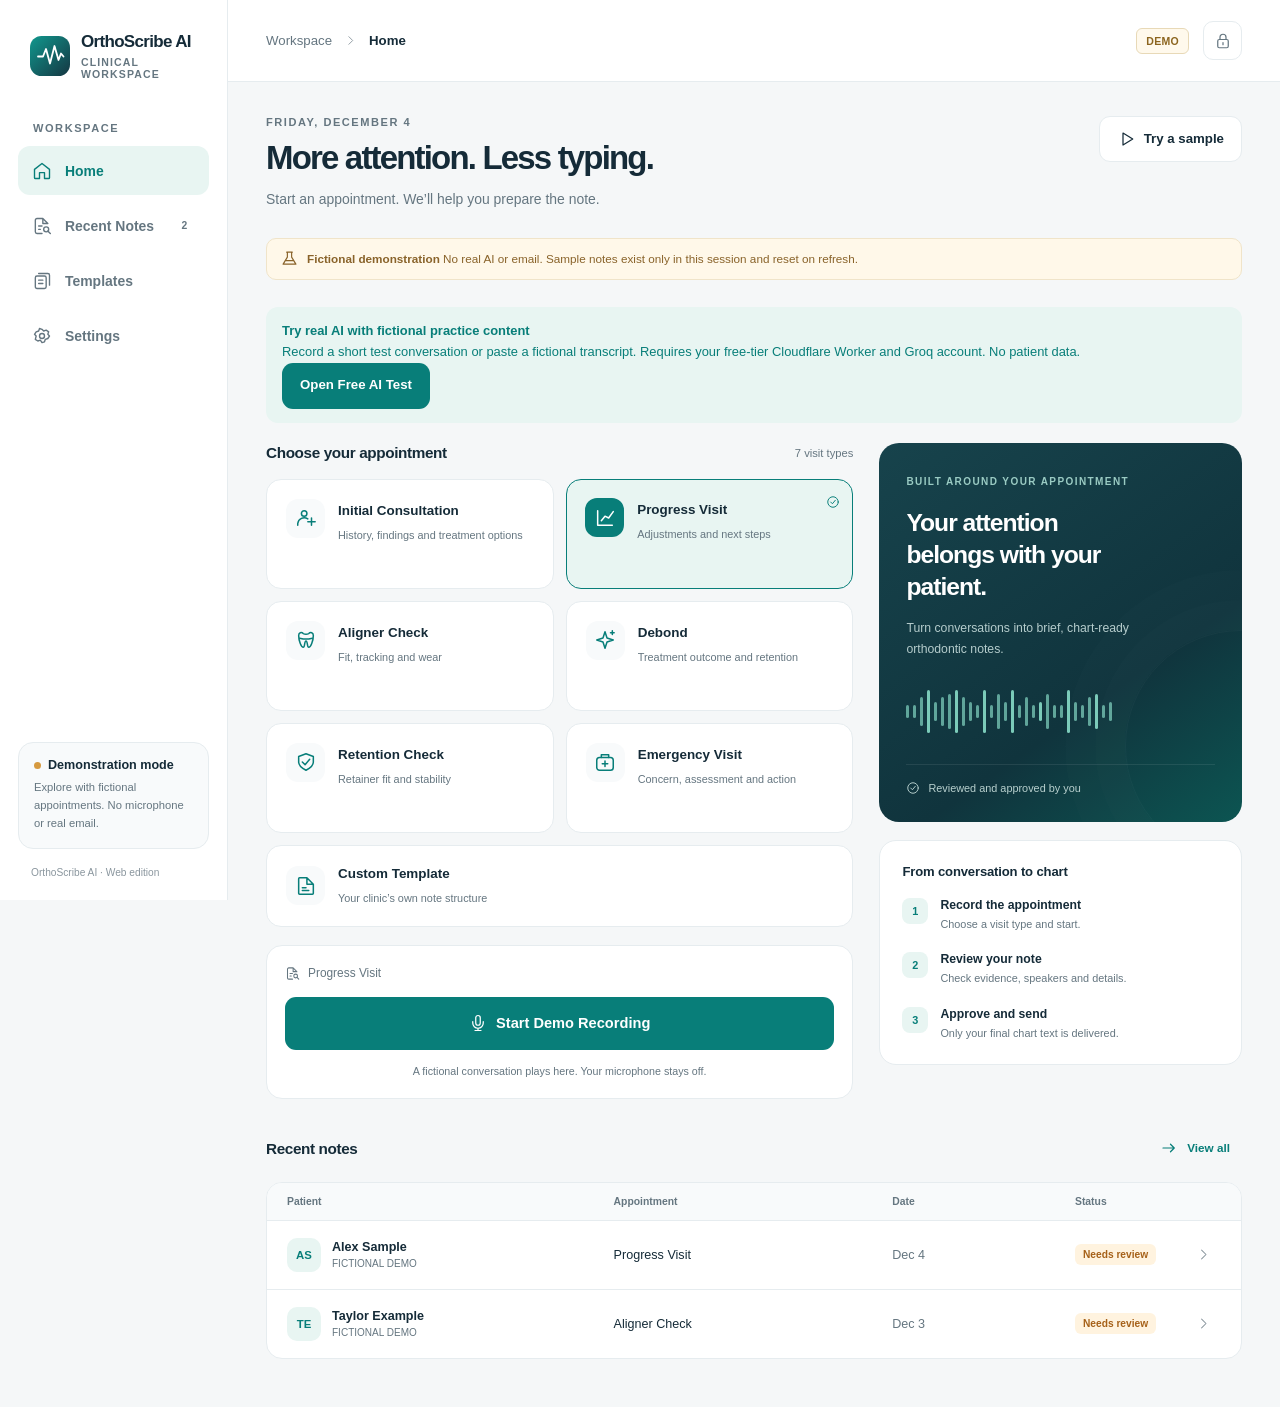
<file: index.html>
<!doctype html>
<html lang="en" data-theme="light" data-font="17">
<head>
  <meta charset="utf-8">
  <meta name="viewport" content="width=device-width, initial-scale=1, viewport-fit=cover">
  <meta name="theme-color" content="#087e79">
  <meta name="description" content="OrthoScribe AI is an orthodontic appointment and chart-note workspace. Try the clearly labeled fictional demonstration or connect your clinic's approved service.">
  <meta name="apple-mobile-web-app-capable" content="yes">
  <meta name="apple-mobile-web-app-status-bar-style" content="default">
  <meta http-equiv="Content-Security-Policy" content="default-src 'self'; script-src 'self' https://appleid.cdn-apple.com; style-src 'self'; img-src 'self' data:; connect-src 'self' https: wss: http://localhost:8000 http://127.0.0.1:8000 ws://localhost:8000 ws://127.0.0.1:8000; frame-src https://appleid.apple.com; font-src 'self'; object-src 'none'; base-uri 'self'; form-action 'self' https://appleid.apple.com">
  <title>OrthoScribe AI</title>
  <link rel="icon" type="image/svg+xml" href="./assets/logo.svg">
  <link rel="apple-touch-icon" href="./assets/apple-touch-icon.png">
  <link rel="manifest" href="./manifest.webmanifest">
  <link rel="stylesheet" href="./styles.css">
</head>
<body>
  <a class="skip-link" href="#main-content">Skip to workspace</a>
  <div id="app">
    <main class="boot-screen" aria-busy="true">
      <img src="./assets/logo.svg" width="72" height="72" alt="">
      <h1>OrthoScribe AI</h1>
      <p>Opening your workspace…</p>
    </main>
  </div>
  <noscript>This application requires JavaScript. Enable JavaScript to open the demonstration or connect to your clinic.</noscript>
  <script type="module" src="./app.js"></script>
</body>
</html>
</file>
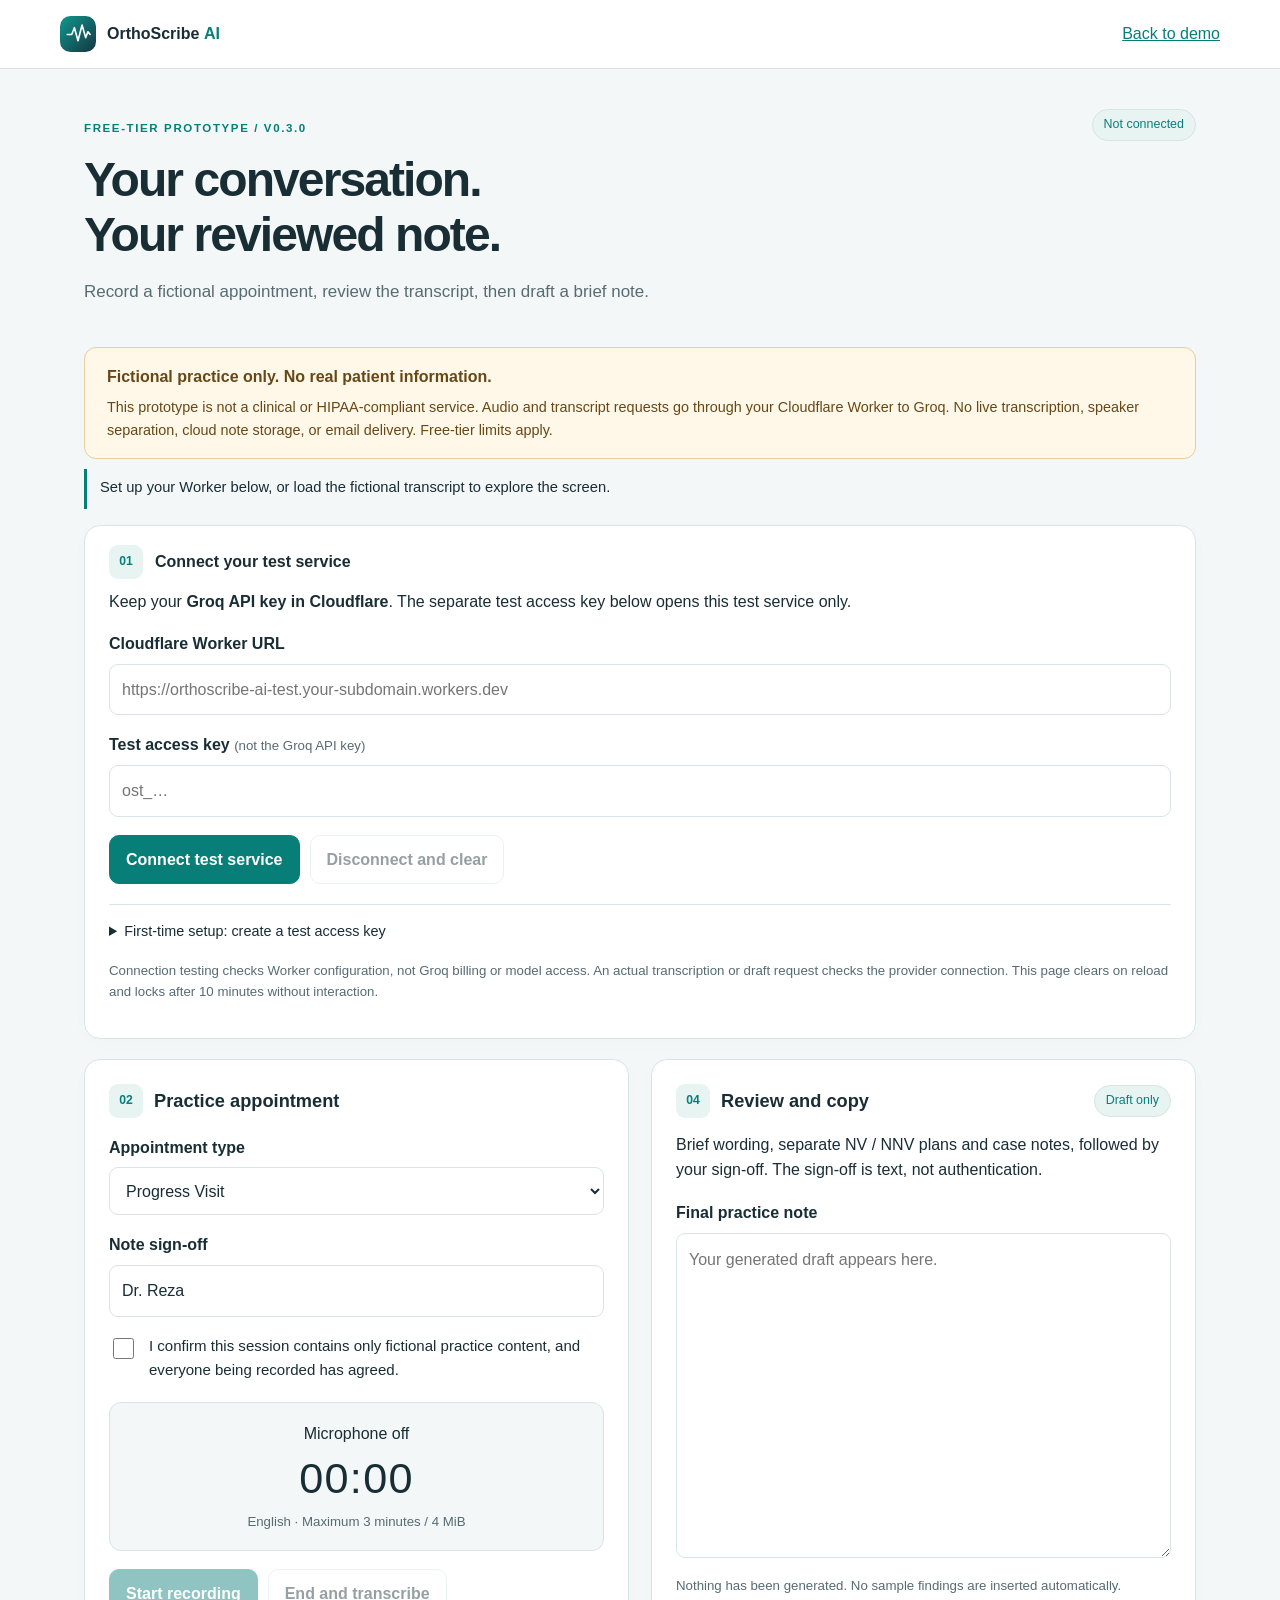
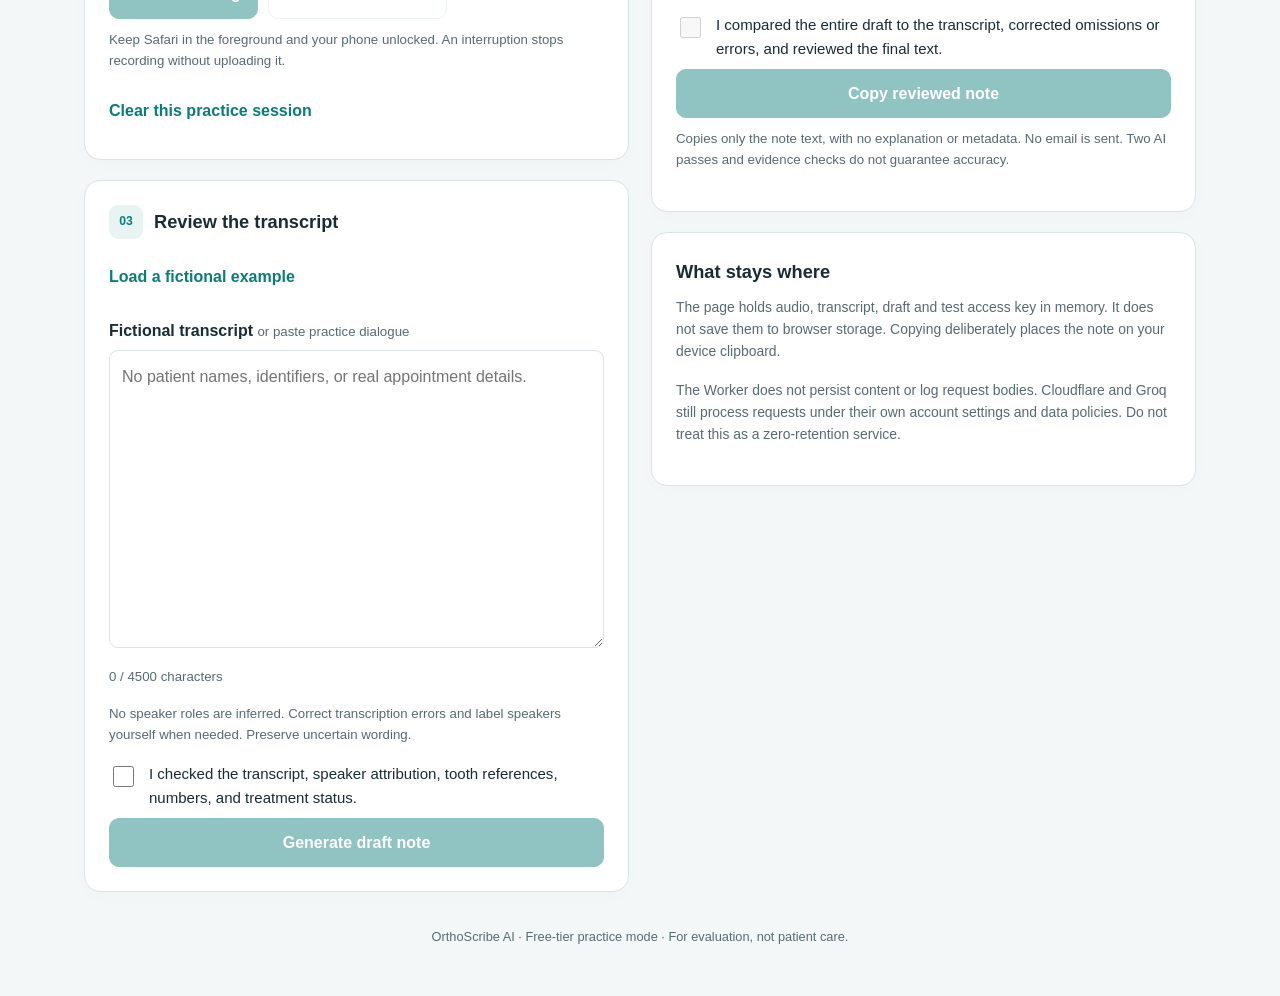
<file: ai-test.html>
<!doctype html>
<html lang="en">
<head>
  <meta charset="utf-8">
  <meta name="viewport" content="width=device-width, initial-scale=1, viewport-fit=cover">
  <meta name="theme-color" content="#087e79">
  <meta name="referrer" content="no-referrer">
  <meta http-equiv="Content-Security-Policy" content="default-src 'self'; script-src 'self'; style-src 'self'; connect-src 'self' https://*.workers.dev; img-src 'self'; media-src 'self' blob:; object-src 'none'; base-uri 'self'; form-action 'none'">
  <title>Free AI Test | OrthoScribe AI</title>
  <link rel="icon" type="image/svg+xml" href="./assets/logo.svg">
  <link rel="apple-touch-icon" href="./assets/apple-touch-icon.png">
  <link rel="stylesheet" href="./ai-test.css">
</head>
<body>
  <a class="skip" href="#workspace">Skip to workspace</a>
  <header class="topbar"><a class="brand" href="./"><img src="./assets/logo.svg" width="36" height="36" alt=""><span>OrthoScribe <b>AI</b></span></a><a href="./">Back to demo</a></header>
  <main id="workspace">
    <div class="heading"><div><p class="eyebrow">FREE-TIER PROTOTYPE / V0.3.0</p><h1>Your conversation.<br>Your reviewed note.</h1><p class="intro">Record a fictional appointment, review the transcript, then draft a brief note.</p></div><span id="connection-status" class="badge">Not connected</span></div>
    <aside class="warning"><strong>Fictional practice only. No real patient information.</strong><p>This prototype is not a clinical or HIPAA-compliant service. Audio and transcript requests go through your Cloudflare Worker to Groq. No live transcription, speaker separation, cloud note storage, or email delivery. Free-tier limits apply.</p></aside>
    <p id="message" role="status" aria-live="polite" class="message">Set up your Worker below, or load the fictional transcript to explore the screen.</p>
    <details class="card setup" id="setup" open>
      <summary><span class="step">01</span> Connect your test service</summary>
      <p>Keep your <strong>Groq API key in Cloudflare</strong>. The separate test access key below opens this test service only.</p>
      <label for="worker-url">Cloudflare Worker URL</label><input id="worker-url" type="url" inputmode="url" placeholder="https://orthoscribe-ai-test.your-subdomain.workers.dev" autocomplete="off" spellcheck="false">
      <label for="access-key">Test access key <span class="muted">(not the Groq API key)</span></label><input id="access-key" type="password" autocomplete="off" spellcheck="false" placeholder="ost_…">
      <div class="actions"><button id="connect" class="primary" type="button">Connect test service</button><button id="disconnect" type="button" disabled>Disconnect and clear</button></div>
      <details class="setup-help"><summary>First-time setup: create a test access key</summary><p>Generate a random key here. Copy it into a Cloudflare <strong>Secret</strong> named <code>TEST_ACCESS_KEY</code>. Enter the same key in this page to connect. Save it in your password manager. It is not saved by this website.</p><div class="actions"><button id="make-key" type="button">Generate test access key</button><button id="copy-key" type="button">Copy test access key</button></div></details>
      <p class="muted">Connection testing checks Worker configuration, not Groq billing or model access. An actual transcription or draft request checks the provider connection. This page clears on reload and locks after 10 minutes without interaction.</p>
    </details>
    <div class="columns">
      <div class="column">
        <section class="card"><div class="section-title"><span class="step">02</span><h2>Practice appointment</h2></div>
          <label for="appointment">Appointment type</label><select id="appointment"></select>
          <label for="signoff">Note sign-off</label><input id="signoff" value="Dr. Reza" maxlength="100" autocomplete="off">
          <label class="check"><input id="fictional" type="checkbox"><span>I confirm this session contains only fictional practice content, and everyone being recorded has agreed.</span></label>
          <div class="recordbox"><span id="record-status">Microphone off</span><output id="elapsed" aria-label="Elapsed recording time">00:00</output><span class="muted">English · Maximum 3 minutes / 4 MiB</span></div>
          <div class="actions"><button id="start" type="button" class="primary" disabled>Start recording</button><button id="stop" type="button" disabled>End and transcribe</button></div>
          <p class="muted">Keep Safari in the foreground and your phone unlocked. An interruption stops recording without uploading it.</p>
          <audio id="playback" controls hidden aria-label="Review your fictional recording"></audio>
          <button id="transcribe" type="button" hidden>Transcribe captured recording</button>
          <button id="clear" class="text-button" type="button">Clear this practice session</button>
        </section>
        <section class="card"><div class="section-title"><span class="step">03</span><h2>Review the transcript</h2></div>
          <button id="sample" type="button" class="text-button">Load a fictional example</button>
          <label for="transcript">Fictional transcript <span class="muted">or paste practice dialogue</span></label><textarea id="transcript" rows="10" maxlength="4500" placeholder="No patient names, identifiers, or real appointment details."></textarea><p id="count" class="muted">0 / 4500 characters</p>
          <p class="muted">No speaker roles are inferred. Correct transcription errors and label speakers yourself when needed. Preserve uncertain wording.</p>
          <label class="check"><input id="transcript-reviewed" type="checkbox"><span>I checked the transcript, speaker attribution, tooth references, numbers, and treatment status.</span></label>
          <button id="generate" type="button" class="primary full" disabled>Generate draft note</button>
        </section>
      </div>
      <div class="column">
        <section class="card note-card"><div class="section-title"><span class="step">04</span><h2>Review and copy</h2><span class="badge">Draft only</span></div>
          <p>Brief wording, separate NV / NNV plans and case notes, followed by your sign-off. The sign-off is text, not authentication.</p>
          <label for="note">Final practice note</label><textarea id="note" rows="11" placeholder="Your generated draft appears here." disabled></textarea>
          <p id="draft-status" class="muted">Nothing has been generated. No sample findings are inserted automatically.</p>
          <div id="flags" class="flags" hidden><h3>Review flags</h3><ul id="flag-list"></ul><label class="check"><input id="flags-reviewed" type="checkbox"><span>I addressed these flags in the final practice note.</span></label></div>
          <details id="evidence-panel" hidden><summary>Statements and transcript evidence</summary><div id="evidence"></div></details>
          <label class="check"><input id="final-reviewed" type="checkbox" disabled><span>I compared the entire draft to the transcript, corrected omissions or errors, and reviewed the final text.</span></label>
          <button id="copy" type="button" class="primary full" disabled>Copy reviewed note</button>
          <p class="muted">Copies only the note text, with no explanation or metadata. No email is sent. Two AI passes and evidence checks do not guarantee accuracy.</p>
        </section>
        <aside class="card quiet"><h2>What stays where</h2><p>The page holds audio, transcript, draft and test access key in memory. It does not save them to browser storage. Copying deliberately places the note on your device clipboard.</p><p>The Worker does not persist content or log request bodies. Cloudflare and Groq still process requests under their own account settings and data policies. Do not treat this as a zero-retention service.</p></aside>
      </div>
    </div>
    <footer>OrthoScribe AI · Free-tier practice mode · For evaluation, not patient care.</footer>
  </main>
  <noscript>Enable JavaScript to use this practice screen.</noscript>
  <script type="module" src="./ai-test.js"></script>
</body>
</html>
</file>
<file: styles.css>
@charset "UTF-8";

:root {
  color-scheme: light;
  --bg: #f5f7f8;
  --surface: #ffffff;
  --surface-soft: #f8fafb;
  --surface-raised: #ffffff;
  --ink: #152b38;
  --muted: #657680;
  --faint: #8a969e;
  --border: #e6ecef;
  --teal: #087e79;
  --teal-hover: #046a66;
  --teal-soft: #e8f5f2;
  --navy: #142e3b;
  --orange: #a66119;
  --orange-soft: #fff3df;
  --red: #c44e48;
  --red-soft: #ffefed;
  --blue: #376795;
  --blue-soft: #edf3fa;
  --shadow: 0 8px 30px #15374307;
  --font-size: 17px;
  --radius: 20px;
  font-family: -apple-system, BlinkMacSystemFont, "Segoe UI", sans-serif;
  font-size: var(--font-size);
  font-synthesis: none;
  text-rendering: optimizeLegibility;
  -webkit-font-smoothing: antialiased;
}

[data-theme="dark"] {
  color-scheme: dark;
  --bg: #101b22;
  --surface: #192933;
  --surface-soft: #14232c;
  --surface-raised: #213540;
  --ink: #edf5f7;
  --muted: #adbdc5;
  --faint: #78909c;
  --border: #2a3c47;
  --teal: #63d2bd;
  --teal-hover: #8fdfce;
  --teal-soft: #193e3e;
  --orange: #f0bb6d;
  --orange-soft: #433829;
  --red: #ff9c91;
  --red-soft: #493233;
  --blue: #a3c7ed;
  --blue-soft: #233a50;
  --shadow: 0 8px 30px #00000012;
}

[data-font="14"] { --font-size: 14px; }
[data-font="15"] { --font-size: 15px; }
[data-font="16"] { --font-size: 16px; }
[data-font="18"] { --font-size: 18px; }
[data-font="19"] { --font-size: 19px; }
[data-font="20"] { --font-size: 20px; }
[data-font="21"] { --font-size: 21px; }
[data-font="22"] { --font-size: 22px; }
[data-font="23"] { --font-size: 23px; }
[data-font="24"] { --font-size: 24px; }

* { box-sizing: border-box; }
body { margin: 0; background: var(--bg); color: var(--ink); font-size: var(--font-size); }
button, input, textarea, select { font: inherit; }
button, a, input, textarea, select { -webkit-tap-highlight-color: transparent; }
button { cursor: pointer; }
button:disabled { cursor: not-allowed; opacity: .48; }
a { color: var(--teal); }
button, input, select, textarea { touch-action: manipulation; }
button:focus-visible, a:focus-visible, input:focus-visible, select:focus-visible, textarea:focus-visible, summary:focus-visible { outline: 3px solid #49b6aa; outline-offset: 4px; }
svg.icon { width: 22px; height: 22px; flex: 0 0 auto; vertical-align: middle; }
button svg.icon { pointer-events: none; }
input, textarea, select { color: var(--ink); background: var(--surface); border: 1px solid var(--border); border-radius: 11px; padding: 13px 14px; width: 100%; min-height: 46px; }
input::placeholder, textarea::placeholder { color: var(--faint); opacity: 1; }
input[type="checkbox"] { accent-color: var(--teal); min-height: 0; width: 19px; height: 19px; flex: 0 0 auto; }
input[type="range"] { accent-color: var(--teal); border: 0; padding: 8px 0; min-height: 36px; }
textarea { resize: vertical; line-height: 1.7; }
input:disabled, textarea:disabled, select:disabled { opacity: .7; }
select { cursor: pointer; }
label.field { display: grid; gap: 9px; font-size: .82rem; font-weight: 600; }
label.field > input, label.field > textarea, label.field > select { font-size: .95rem; font-weight: 400; }
.field-help { color: var(--muted); font-size: .76rem; font-weight: 400; line-height: 1.6; margin: 0; }
h1, h2, h3, p { margin-top: 0; }
h1 { font-size: 1.94rem; line-height: 1.2; letter-spacing: -.055em; font-weight: 680; margin-bottom: 10px; }
h2 { font-size: 1.19rem; line-height: 1.3; letter-spacing: -.025em; font-weight: 660; margin-bottom: 9px; }
h3 { font-size: .94rem; line-height: 1.4; letter-spacing: -.012em; margin-bottom: 8px; }
p { line-height: 1.65; }
pre { font-family: inherit; margin: 0; white-space: pre-wrap; overflow-wrap: anywhere; line-height: 1.8; }
.eyebrow { text-transform: uppercase; font-size: .65rem; font-weight: 750; letter-spacing: .14em; color: var(--muted); }
.muted { color: var(--muted); }
.small { font-size: .79rem; }
.nowrap { white-space: nowrap; }
.sr-only { position: absolute; width: 1px; height: 1px; margin: -1px; overflow: hidden; clip: rect(0,0,0,0); }
.skip-link { position: fixed; top: -100px; left: 15px; z-index: 100; background: var(--surface); padding: 12px; border-radius: 10px; }
.skip-link:focus { top: 12px; }
.boot-screen, .privacy-screen { min-height: 100dvh; padding: 30px; display: flex; flex-direction: column; justify-content: center; align-items: center; text-align: center; }
.boot-screen img, .privacy-screen img { margin-bottom: 25px; }
.boot-screen p, .privacy-screen p { color: var(--muted); max-width: 380px; }
.privacy-screen { background: var(--surface); gap: 6px; }
.privacy-screen .btn { width: min(100%, 320px); margin-top: 20px; }

.app-shell { min-height: 100dvh; display: grid; grid-template-columns: 228px minmax(0, 1fr); }
.sidebar { background: var(--surface); border-right: 1px solid var(--border); height: 100dvh; position: sticky; top: 0; display: flex; flex-direction: column; padding: 32px 18px 22px; z-index: 20; }
.brand { display: flex; align-items: center; gap: 11px; text-decoration: none; color: var(--ink); padding: 0 12px; }
.brand img { width: 40px; height: 40px; flex-shrink: 0; }
.brand-title { font-size: 1rem; font-weight: 750; letter-spacing: -.04em; }
.brand-title span { display: block; font-size: .62rem; font-weight: 600; letter-spacing: .105em; color: var(--muted); margin-top: 4px; }
.nav-label { padding-left: 15px; margin: 42px 0 12px; }
.nav-items { display: grid; gap: 6px; }
.nav-item { border: 0; background: none; color: var(--muted); display: flex; align-items: center; gap: 13px; min-height: 49px; padding: 12px 14px; border-radius: 12px; font-size: .82rem; font-weight: 580; text-align: left; }
.nav-item svg { width: 20px; height: 20px; }
.nav-item:hover { color: var(--ink); background: var(--surface-soft); }
.nav-item.active { color: var(--teal); background: var(--teal-soft); font-weight: 700; }
.nav-count { margin-left: auto; font-size: .61rem; background: var(--surface); min-width: 21px; border-radius: 6px; padding: 3px 6px; text-align: center; }
.sidebar-bottom { margin-top: auto; }
.local-status { background: var(--surface-soft); border: 1px solid var(--border); border-radius: 15px; padding: 15px; margin-bottom: 18px; }
.local-status .status-label { font-size: .74rem; font-weight: 680; display: flex; align-items: center; gap: 7px; }
.local-status p { font-size: .66rem; margin: 7px 0 0; color: var(--muted); line-height: 1.6; }
.status-dot { display: inline-block; width: 7px; height: 7px; border-radius: 50%; background: var(--teal); flex-shrink: 0; }
.status-dot.amber { background: #d69a40; }
.sidebar-footer { font-size: .6rem; color: var(--faint); padding: 0 13px; }
.workspace { min-width: 0; }
.topbar { height: 82px; padding: 0 38px; display: flex; align-items: center; justify-content: space-between; border-bottom: 1px solid var(--border); background: var(--surface); }
.breadcrumbs { font-size: .78rem; color: var(--muted); display: flex; align-items: center; gap: 12px; }
.breadcrumbs span:last-child { color: var(--ink); font-weight: 600; }
.breadcrumbs .icon { width: 13px; height: 13px; color: var(--faint); }
.topbar-right { display: flex; gap: 14px; align-items: center; }
.mode-chip { font-size: .62rem; font-weight: 700; letter-spacing: .025em; border: 1px solid #e8d9b7; color: #8c651f; border-radius: 6px; padding: 6px 9px; background: #fff9ec; }
[data-theme="dark"] .mode-chip { color: var(--orange); border-color: #655132; background: var(--orange-soft); }
.mode-chip.connected { background: var(--teal-soft); color: var(--teal); border-color: var(--teal-soft); }
.icon-button { background: none; border: 1px solid var(--border); border-radius: 10px; color: var(--muted); width: 39px; height: 39px; display: inline-flex; align-items: center; justify-content: center; }
.icon-button:hover { color: var(--teal); background: var(--teal-soft); }
.icon-button .icon { width: 18px; height: 18px; }
.icon-button.danger:hover { color: var(--red); background: var(--red-soft); }
.mobile-header, .bottom-nav { display: none; }
.main-content { padding: 34px 38px 48px; max-width: 1450px; margin: 0 auto; }
.page-heading { display: flex; align-items: flex-start; justify-content: space-between; gap: 20px; margin-bottom: 27px; }
.page-heading p { color: var(--muted); font-size: .82rem; margin-bottom: 0; }
.page-heading .eyebrow { margin: 0 0 10px; }
.page-actions { display: flex; align-items: center; gap: 9px; }
.demo-strip { display: flex; align-items: center; gap: 9px; color: #89632a; background: #fff8e9; border: 1px solid #f0e4c9; border-radius: 10px; padding: 11px 14px; margin-bottom: 27px; font-size: .69rem; line-height: 1.55; }
.demo-strip .icon { width: 17px; height: 17px; }
.demo-strip strong { font-weight: 700; }
[data-theme="dark"] .demo-strip { background: var(--orange-soft); color: var(--orange); border-color: #554631; }
.home-layout { display: grid; grid-template-columns: minmax(0, 1.62fr) minmax(285px, 1fr); gap: 26px; align-items: start; }
.section-heading { display: flex; justify-content: space-between; align-items: center; gap: 10px; margin-bottom: 16px; }
.section-heading h2 { font-size: .9rem; margin: 0; }
.section-heading .small { font-size: .66rem; }
.appointment-grid { display: grid; grid-template-columns: repeat(2, minmax(0, 1fr)); gap: 12px; }
.appointment-card { background: var(--surface); border: 1px solid var(--border); padding: 19px; border-radius: 15px; display: flex; align-items: flex-start; gap: 13px; text-align: left; position: relative; min-height: 110px; color: var(--ink); transition: border-color .15s, box-shadow .15s, transform .15s; }
.appointment-card:hover { border-color: #9bcfc7; transform: translateY(-1px); box-shadow: var(--shadow); }
.appointment-card.selected { border: 1.5px solid var(--teal); padding: 18.5px; background: var(--teal-soft); }
.appointment-icon { background: var(--surface-soft); border-radius: 12px; display: flex; width: 39px; height: 39px; flex-shrink: 0; align-items: center; justify-content: center; color: var(--teal); }
.appointment-card.selected .appointment-icon { background: var(--teal); color: #fff; }
[data-theme="dark"] .appointment-card.selected .appointment-icon { color: #113630; }
.appointment-card .card-title { font-size: .79rem; font-weight: 690; display: block; line-height: 1.35; padding-right: 10px; margin: 3px 0 7px; }
.appointment-card .card-subtitle { color: var(--muted); font-size: .64rem; line-height: 1.6; display: block; }
.selected-dot { position: absolute; top: 12px; right: 12px; color: var(--teal); }
.selected-dot .icon { width: 14px; height: 14px; }
.appointment-card:last-child { grid-column: 1 / -1; min-height: 82px; align-items: center; }
.appointment-card:last-child .card-title { margin-top: 0; }
.appointment-card:last-child .card-subtitle { margin-bottom: 0; }
.start-panel { background: var(--surface); border: 1px solid var(--border); border-radius: 16px; padding: 18px; margin-top: 18px; }
.selected-template { display: flex; align-items: center; gap: 8px; margin: 0 0 13px; font-size: .7rem; color: var(--muted); }
.selected-template .icon { width: 15px; height: 15px; }
.start-panel .btn { width: 100%; }
.consent-text { font-size: .63rem; line-height: 1.7; color: var(--muted); text-align: center; margin: 12px 8px 0; }
.policy-check { display: flex; align-items: flex-start; gap: 10px; font-size: .71rem; line-height: 1.5; margin: 0 0 15px; }
.policy-check input { margin-top: 3px; }
.policy-check small { display: block; font-size: .64rem; color: var(--muted); margin-top: 4px; }
.btn { display: inline-flex; justify-content: center; align-items: center; gap: 9px; border: 1px solid transparent; border-radius: 11px; min-height: 46px; padding: 11px 17px; font-size: .78rem; font-weight: 650; line-height: 1.4; text-decoration: none; color: var(--ink); background: var(--surface); }
.btn .icon { width: 18px; height: 18px; }
.btn-primary { background: var(--teal); color: #fff; }
.btn-primary:hover:not(:disabled) { background: var(--teal-hover); }
[data-theme="dark"] .btn-primary { color: #113630; }
.btn-secondary { border-color: var(--border); background: var(--surface); }
.btn-secondary:hover:not(:disabled) { background: var(--surface-soft); }
.btn-ghost { background: none; color: var(--teal); padding: 8px 4px; min-height: 36px; }
.btn-danger { background: var(--red); color: #fff; }
[data-theme="dark"] .btn-danger { color: #42211f; }
.btn-large { min-height: 53px; font-size: .86rem; }
.btn-small { font-size: .69rem; min-height: 35px; padding: 7px 11px; }
.btn-full { width: 100%; }
.hero-panel { background: linear-gradient(145deg, #17434c, #10343d 65%, #0c5552); padding: 27px; border-radius: var(--radius); color: #fff; overflow: hidden; position: relative; }
.hero-panel::after { content: ""; position: absolute; width: 230px; height: 230px; border: 1px solid #ffffff08; border-radius: 50%; right: -115px; bottom: -40px; box-shadow: 0 0 0 30px #ffffff02, 0 0 0 60px #ffffff02; pointer-events: none; }
.hero-panel .eyebrow { color: #9acbc3; font-size: .59rem; }
.hero-panel h2 { font-size: 1.45rem; line-height: 1.3; max-width: 220px; font-weight: 570; letter-spacing: -.04em; margin: 17px 0 15px; }
.hero-panel > p { color: #b5cccc; font-size: .72rem; line-height: 1.75; margin-bottom: 24px; max-width: 230px; }
.waveform { display: flex; align-items: center; gap: 4px; height: 54px; color: #7bcbb9; margin: 6px 0 25px; }
.waveform i { display: block; width: 3px; border-radius: 2px; background: currentColor; height: 13px; opacity: .75; }
.waveform i:nth-child(3n) { height: 29px; }
.waveform i:nth-child(4n) { height: 43px; opacity: 1; }
.waveform i:nth-child(5n) { height: 19px; }
.waveform i:nth-child(7n) { height: 35px; }
.hero-foot { border-top: 1px solid #ffffff15; padding-top: 16px; font-size: .64rem; color: #b8d0ce; display: flex; align-items: center; gap: 8px; }
.hero-foot .icon { width: 14px; height: 14px; }
.steps-card { background: var(--surface); border: 1px solid var(--border); border-radius: 17px; padding: 22px; margin-top: 18px; }
.steps-card h3 { font-size: .77rem; margin-bottom: 17px; }
.workflow-step { display: flex; gap: 12px; padding: 0 0 19px; position: relative; }
.workflow-step:last-child { padding-bottom: 0; }
.step-number { color: var(--teal); background: var(--teal-soft); border-radius: 8px; width: 26px; height: 26px; display: flex; justify-content: center; align-items: center; font-size: .64rem; font-weight: 700; flex-shrink: 0; }
.workflow-step strong { display: block; font-size: .72rem; margin-bottom: 4px; }
.workflow-step p { color: var(--muted); font-size: .64rem; margin: 0; line-height: 1.6; }
.recent-section { margin-top: 32px; }
.notes-table { border: 1px solid var(--border); background: var(--surface); border-radius: 16px; overflow: hidden; }
.table-header, .note-list-row { display: grid; grid-template-columns: minmax(120px,1.3fr) minmax(130px,1.1fr) minmax(80px,.7fr) 106px 25px; align-items: center; gap: 15px; }
.table-header { font-size: .61rem; font-weight: 650; color: var(--muted); background: var(--surface-soft); padding: 13px 20px; }
.note-list-row { text-align: left; width: 100%; border: none; border-top: 1px solid var(--border); padding: 17px 20px; background: transparent; color: var(--ink); font-size: .74rem; }
.note-list-row:hover { background: var(--surface-soft); }
.note-patient { display: flex; align-items: center; gap: 11px; min-width: 0; }
.initial-avatar { display: flex; align-items: center; justify-content: center; width: 34px; height: 34px; border-radius: 10px; background: var(--teal-soft); color: var(--teal); font-size: .67rem; font-weight: 680; flex-shrink: 0; }
.patient-name { font-weight: 650; display: block; overflow: hidden; text-overflow: ellipsis; }
.patient-reference { display: block; font-size: .59rem; color: var(--muted); margin-top: 4px; }
.note-list-row > .icon { width: 15px; height: 15px; color: var(--faint); }
.badge { display: inline-flex; align-items: center; justify-content: center; gap: 5px; font-size: .6rem; font-weight: 650; padding: 5px 8px; border-radius: 6px; background: var(--teal-soft); color: var(--teal); white-space: nowrap; width: fit-content; }
.badge.draft, .badge.failed { background: var(--orange-soft); color: var(--orange); }
.badge.processing, .badge.email_pending { background: var(--blue-soft); color: var(--blue); }
.badge.recording { background: var(--red-soft); color: var(--red); }
.card { background: var(--surface); border: 1px solid var(--border); border-radius: 17px; padding: 23px; box-shadow: var(--shadow); }
.card + .card { margin-top: 18px; }
.card-header { display: flex; align-items: center; justify-content: space-between; gap: 14px; margin-bottom: 20px; }
.card-header h2, .card-header h3 { margin: 0; }
.card-header .icon-label { display: flex; align-items: center; gap: 9px; }
.card-header .icon-label > .icon { width: 19px; height: 19px; color: var(--teal); }
.empty-state { text-align: center; padding: 42px 24px; }
.empty-state > .icon { width: 36px; height: 36px; color: var(--teal); margin-bottom: 15px; stroke-width: 1.5; }
.empty-state h3 { font-size: .95rem; }
.empty-state p { color: var(--muted); font-size: .76rem; max-width: 330px; margin: 0 auto 17px; }
.notice { display: flex; align-items: flex-start; gap: 11px; padding: 14px 16px; border-radius: 12px; margin-bottom: 20px; background: var(--teal-soft); color: var(--teal); font-size: .76rem; line-height: 1.6; }
.notice.warning { background: var(--orange-soft); color: var(--orange); }
.notice.error { background: var(--red-soft); color: var(--red); }
.notice > .icon { width: 19px; height: 19px; margin-top: 1px; }
.notice .icon-button { margin-left: auto; border: none; color: inherit; min-width: 26px; height: 26px; }
.notice p { margin: 0; }
.notice.compact { margin: 0; font-size: .7rem; padding: 12px; }
.filter-bar { display: grid; grid-template-columns: minmax(180px,1.6fr) minmax(130px,1fr) minmax(115px,.8fr) minmax(115px,.8fr); gap: 13px; margin-bottom: 24px; }
.search-field { position: relative; }
.search-field > .icon { position: absolute; left: 14px; top: 13px; color: var(--faint); width: 19px; height: 19px; }
.search-field input { padding-left: 41px; }
.filter-field > span { display: block; font-size: .61rem; color: var(--muted); margin-bottom: 7px; }
.filter-field input, .filter-field select { font-size: .72rem; }
.search-field.filter-field > .icon { top: 35px; }
.list-footer { font-size: .67rem; color: var(--muted); margin-top: 14px; }
.record-layout { display: grid; grid-template-columns: minmax(270px,.9fr) minmax(0,1.5fr); gap: 25px; align-items: start; }
.record-control { padding: 30px 24px; text-align: center; }
.live-label { font-size: .68rem; display: flex; align-items: center; gap: 7px; justify-content: center; color: var(--muted); }
.record-dot { width: 7px; height: 7px; background: var(--red); border-radius: 50%; }
.record-dot.active { animation: pulse 2s infinite; }
.record-timer { font-size: 3.7rem; font-weight: 350; letter-spacing: -.065em; font-variant-numeric: tabular-nums; margin: 14px 0 4px; line-height: 1.2; }
.record-type { font-size: .79rem; font-weight: 650; margin-bottom: 25px; }
.record-wave { justify-content: center; color: var(--teal); }
.record-wave.active i { animation: wave 1.3s ease-in-out infinite alternate; }
.record-wave.active i:nth-child(3n) { animation-delay: -.5s; }
.record-wave.active i:nth-child(4n) { animation-delay: -.8s; }
.record-status { display: flex; gap: 6px; align-items: center; justify-content: center; color: var(--muted); font-size: .65rem; margin: 12px 0 15px; }
.record-status .icon { width: 15px; height: 15px; }
.record-actions { display: grid; grid-template-columns: 1fr 1fr; gap: 9px; margin-top: 22px; }
.record-help { font-size: .63rem; color: var(--muted); margin-top: 18px; line-height: 1.65; }
.interruption-review { margin-top: 20px; text-align: left; }
.interruption-review .notice { margin-bottom: 10px; }
.interruption-review > p { font-size: .72rem; color: var(--muted); margin: 0 0 12px; line-height: 1.6; }
.progress-meter { width: 100%; accent-color: var(--teal); height: 6px; display: block; }
.transcript-panel { padding-bottom: 0; }
.transcript-feed { max-height: 590px; min-height: 325px; overflow-y: auto; padding-bottom: 20px; scroll-behavior: smooth; }
.transcript-segment { border-bottom: 1px solid var(--border); padding: 18px 0; }
.transcript-segment:first-child { padding-top: 3px; }
.transcript-segment:last-child { border: none; }
.transcript-meta { display: flex; align-items: center; justify-content: space-between; gap: 10px; margin-bottom: 8px; font-size: .63rem; }
.speaker-name { color: var(--teal); font-weight: 650; display: flex; align-items: center; gap: 7px; }
.speaker-name .icon { width: 14px; height: 14px; }
.transcript-segment p { margin: 0; font-size: .79rem; line-height: 1.75; }
.transcript-foot { border-top: 1px solid var(--border); color: var(--muted); font-size: .62rem; line-height: 1.65; padding: 15px 0; }
.editor-layout { display: grid; grid-template-columns: minmax(0,1.7fr) minmax(270px,1fr); gap: 24px; align-items: start; }
.identity-grid { display: grid; grid-template-columns: 1fr 1fr; gap: 16px; }
.tab-switcher { display: flex; gap: 4px; background: var(--surface-soft); padding: 4px; border: 1px solid var(--border); border-radius: 11px; margin: 20px 0; }
.tab-switcher button { flex: 1; border: none; background: none; border-radius: 7px; padding: 10px 7px; font-size: .72rem; color: var(--muted); font-weight: 580; min-height: 41px; }
.tab-switcher button.active { background: var(--surface); color: var(--teal); box-shadow: 0 1px 4px #00000006; }
.note-textarea { min-height: 510px; border: none; padding: 0; border-radius: 0; background: transparent; font-size: 1rem; line-height: 1.85; }
.note-textarea:focus-visible { outline-offset: 9px; }
.note-final { font-size: 1rem; line-height: 1.85; min-height: 260px; }
.note-caption { color: var(--muted); font-size: .62rem; line-height: 1.65; margin: 20px 0 0; padding-top: 17px; border-top: 1px solid var(--border); }
.editor-tools { display: flex; gap: 7px; }
.inline-select { width: auto; min-width: 100px; max-width: 175px; font-size: .68rem; padding: 6px 25px 6px 9px; min-height: 33px; }
.review-summary { display: grid; gap: 15px; margin: 21px 0; }
.review-check { display: flex; align-items: center; gap: 9px; color: var(--muted); font-size: .71rem; }
.review-check .icon { width: 17px; height: 17px; }
.review-check.done { color: var(--teal); }
.review-check.pending { color: var(--orange); }
.review-side .btn + .btn { margin-top: 9px; }
.delivery-destination { font-size: .67rem; line-height: 1.65; color: var(--muted); overflow-wrap: anywhere; margin: 16px 0 0; }
.note-meta-list { display: grid; gap: 15px; }
.note-meta-item { display: flex; justify-content: space-between; align-items: flex-start; gap: 20px; font-size: .69rem; }
.note-meta-item span:first-child { color: var(--muted); }
.note-meta-item span:last-child { text-align: right; }
.role-row { display: grid; grid-template-columns: 1fr 1fr; gap: 10px; margin-bottom: 15px; align-items: center; }
.role-row p { grid-column: 1 / -1; color: var(--muted); font-size: .69rem; margin: 0; line-height: 1.6; padding: 10px 12px; border-left: 2px solid var(--border); background: var(--surface-soft); border-radius: 0 8px 8px 0; }
.role-row strong { font-size: .77rem; }
.role-row select { font-size: .73rem; }
.check-label { display: flex; align-items: flex-start; gap: 10px; font-size: .73rem; line-height: 1.65; }
.check-label input { margin-top: 4px; }
.uncertainty-item { padding: 17px; border: 1px solid #ecd7b6; background: var(--orange-soft); border-radius: 12px; margin-bottom: 12px; }
.uncertainty-item h3 { color: var(--orange); font-size: .77rem; }
.uncertainty-item > p { font-size: .76rem; margin-bottom: 11px; }
.uncertainty-item.resolved { border-color: var(--border); background: var(--surface-soft); }
.evidence-quote { color: var(--muted); border-left: 2px solid #bfcfce; padding: 8px 12px; margin: 10px 0 14px; font-size: .68rem; line-height: 1.7; background: var(--surface); border-radius: 0 7px 7px 0; }
.evidence-quote strong { display: block; font-size: .61rem; margin-bottom: 4px; color: var(--teal); }
.section-evidence { padding: 14px 0; border-bottom: 1px solid var(--border); }
.section-evidence:last-child { border: none; }
.section-evidence summary { font-size: .77rem; font-weight: 600; cursor: pointer; line-height: 1.5; }
.section-evidence .generated-text { font-size: .76rem; line-height: 1.7; margin: 13px 0; }
.generation-state { padding: 65px 25px; text-align: center; }
.generation-state h2 { margin-top: 25px; }
.generation-state p { max-width: 430px; margin: 0 auto; color: var(--muted); font-size: .8rem; }
.spinner { display: inline-block; width: 27px; height: 27px; border: 2px solid var(--border); border-top-color: var(--teal); border-radius: 50%; animation: spin 1s linear infinite; }
.btn .spinner { width: 15px; height: 15px; border-top-color: currentColor; }
.template-grid { display: grid; grid-template-columns: repeat(3, minmax(0,1fr)); gap: 18px; }
.template-card { padding: 22px; display: flex; flex-direction: column; }
.template-card .appointment-icon { margin-bottom: 18px; }
.template-card h3 { font-size: .86rem; margin-bottom: 6px; }
.template-card > p { color: var(--muted); font-size: .68rem; margin-bottom: 20px; }
.template-headings { display: flex; flex-wrap: wrap; gap: 5px; margin-bottom: 21px; }
.heading-tag { padding: 5px 7px; border-radius: 5px; background: var(--surface-soft); color: var(--muted); border: 1px solid var(--border); font-size: .56rem; }
.template-card-actions { display: flex; gap: 7px; margin-top: auto; }
.template-card-actions .btn { flex: 1; }
.template-card-actions .icon-button { align-self: center; }
.template-section { margin-top: 29px; }
.settings-layout { display: grid; grid-template-columns: minmax(0,1.45fr) minmax(280px,1fr); gap: 23px; align-items: start; }
.settings-stack { display: grid; gap: 20px; }
.settings-stack > .card { margin: 0; }
.settings-card-description { font-size: .73rem; color: var(--muted); margin-top: -6px; margin-bottom: 21px; }
.settings-fields { display: grid; gap: 19px; }
.setting-row { display: flex; align-items: flex-start; gap: 15px; justify-content: space-between; }
.setting-row > div { flex: 1; }
.setting-row strong { font-size: .77rem; display: block; }
.setting-row p { font-size: .66rem; color: var(--muted); margin: 6px 0 0; line-height: 1.6; }
.toggle { position: relative; display: inline-flex; flex: 0 0 auto; width: 40px; height: 25px; margin-top: 1px; }
.toggle input { position: absolute; opacity: 0; width: 100%; height: 100%; margin: 0; z-index: 1; cursor: pointer; }
.toggle span { width: 40px; height: 24px; background: var(--border); border-radius: 13px; transition: .15s; }
.toggle span::after { content: ""; position: absolute; top: 3px; left: 3px; width: 18px; height: 18px; border-radius: 50%; background: var(--surface); box-shadow: 0 1px 2px #00000022; transition: .15s; }
.toggle input:checked + span { background: var(--teal); }
.toggle input:checked + span::after { transform: translateX(16px); background: #fff; }
.toggle input:focus-visible + span { outline: 3px solid #49b6aa; outline-offset: 4px; }
.settings-divider { border: none; border-top: 1px solid var(--border); margin: 21px 0; }
.field-inline { display: grid; grid-template-columns: 1fr minmax(120px,1fr); gap: 15px; align-items: center; }
.field-inline > span { font-size: .73rem; }
.field-inline select { font-size: .7rem; }
.mode-options { display: grid; grid-template-columns: 1fr 1fr; gap: 9px; }
.mode-option { padding: 15px 11px; border: 1px solid var(--border); border-radius: 11px; background: var(--surface); color: var(--muted); display: flex; flex-direction: column; align-items: center; gap: 7px; font-size: .69rem; font-weight: 600; }
.mode-option.active { border-color: var(--teal); color: var(--teal); background: var(--teal-soft); }
.phrase-entry, .macro-entry { position: relative; display: grid; grid-template-columns: minmax(0,1fr) 35px; gap: 8px; align-items: start; margin-bottom: 10px; }
.phrase-entry textarea { min-height: 71px; font-size: .72rem; padding: 10px 12px; }
.phrase-entry .icon-button, .macro-entry .icon-button { width: 35px; height: 35px; }
.macro-fields { display: grid; gap: 7px; }
.macro-fields input, .macro-fields textarea { font-size: .72rem; }
.apple-login { background: var(--ink); color: var(--surface); width: 100%; }
.apple-login .icon { width: 18px; height: 18px; }
.settings-save-mobile { display: none; }
.connection-status { border-radius: 10px; padding: 12px 13px; font-size: .71rem; background: var(--teal-soft); color: var(--teal); display: flex; gap: 8px; align-items: center; margin-top: 15px; }
.connection-status .icon { width: 17px; height: 17px; }
.empty-inline { font-size: .71rem; color: var(--muted); padding: 13px 0; line-height: 1.6; }
.modal-backdrop { position: fixed; inset: 0; z-index: 100; background: #0b253963; backdrop-filter: blur(4px); display: flex; align-items: center; justify-content: center; padding: 24px; }
.modal { width: min(100%, 630px); max-height: calc(100dvh - 48px); background: var(--surface); border: 1px solid var(--border); border-radius: 21px; box-shadow: 0 25px 90px #09243433; display: flex; flex-direction: column; overflow: hidden; }
.modal-header { display: flex; justify-content: space-between; align-items: center; gap: 15px; padding: 23px 25px; border-bottom: 1px solid var(--border); }
.modal-header h2 { font-size: 1.12rem; margin: 0; }
.modal-body { padding: 24px 25px; overflow-y: auto; }
.modal-footer { display: flex; gap: 10px; justify-content: flex-end; padding: 19px 25px; border-top: 1px solid var(--border); background: var(--surface-soft); }
.modal-body > p { font-size: .83rem; color: var(--muted); line-height: 1.75; }
.template-fields { display: grid; gap: 20px; }
.section-editor-row { display: grid; grid-template-columns: 24px minmax(0,1fr) repeat(3,32px); align-items: center; gap: 6px; margin-bottom: 9px; }
.section-index { font-size: .66rem; color: var(--faint); text-align: center; }
.section-editor-row input { font-size: .76rem; }
.section-editor-row .icon-button { width: 32px; height: 32px; border: none; }
.section-editor-row .icon-button .icon { width: 15px; height: 15px; }
.modal .notice { font-size: .69rem; }
.modal-body .field + .field { margin-top: 16px; }
.confirm-modal { max-width: 470px; }

@keyframes spin { to { transform: rotate(360deg); } }
@keyframes pulse { 50% { opacity: .35; } }
@keyframes wave { to { transform: scaleY(.35); } }

@media (min-width: 1600px) { .main-content { padding-top: 43px; } .home-layout { gap: 30px; } .appointment-card { min-height: 122px; } }
@media (max-width: 1200px) {
  .app-shell { grid-template-columns: 194px minmax(0,1fr); }
  .sidebar { padding-left: 12px; padding-right: 12px; }
  .brand { padding-left: 8px; gap: 8px; }
  .brand img { width: 34px; height: 34px; }
  .brand-title { font-size: .89rem; }
  .main-content { padding: 29px 27px 40px; }
  .topbar { padding: 0 27px; }
  .home-layout { grid-template-columns: minmax(0,1.5fr) minmax(250px,1fr); gap: 20px; }
  .appointment-card { gap: 10px; padding: 15px; }
  .appointment-card.selected { padding: 14.5px; }
  .appointment-icon { width: 33px; height: 33px; border-radius: 9px; }
  .appointment-icon .icon { width: 19px; height: 19px; }
  .appointment-card .card-title { font-size: .74rem; }
  .appointment-card .card-subtitle { font-size: .59rem; }
  .hero-panel { padding: 23px; }
  .template-grid { grid-template-columns: repeat(2,minmax(0,1fr)); }
  .editor-layout { gap: 18px; grid-template-columns: minmax(0,1.6fr) minmax(240px,1fr); }
  .settings-layout { grid-template-columns: minmax(0,1.3fr) minmax(245px,1fr); gap: 18px; }
  .card { padding: 20px; }
}

@media (max-width: 980px) {
  .app-shell { grid-template-columns: 174px minmax(0,1fr); }
  .brand-title { font-size: .79rem; }
  .brand-title span { font-size: .51rem; }
  .nav-item { padding: 12px 10px; gap: 9px; font-size: .74rem; }
  .home-layout { grid-template-columns: minmax(0,1fr); }
  .home-aside { display: grid; grid-template-columns: 1fr 1fr; gap: 18px; }
  .steps-card { margin: 0; }
  .hero-panel { padding: 24px; }
  .hero-panel h2 { font-size: 1.2rem; margin: 13px 0; }
  .hero-panel > p { display: none; }
  .hero-panel .waveform { margin: 15px 0; }
  .appointment-card { min-height: 106px; padding: 18px; }
  .appointment-card.selected { padding: 17.5px; }
  .appointment-card .card-title { font-size: .8rem; }
  .appointment-card .card-subtitle { font-size: .66rem; }
  .appointment-icon { width: 37px; height: 37px; }
  .table-header, .note-list-row { grid-template-columns: minmax(120px,1.2fr) minmax(120px,1fr) 90px 16px; }
  .table-header > :nth-child(3), .note-list-row > :nth-child(3) { display: none; }
  .filter-bar { grid-template-columns: repeat(2,minmax(0,1fr)); }
  .editor-layout, .settings-layout, .record-layout { grid-template-columns: minmax(0,1fr); }
  .review-side { display: grid; grid-template-columns: minmax(0,1fr) minmax(0,1fr); gap: 18px; }
  .review-side .card + .card { margin: 0; }
  .record-control { padding: 23px; }
  .record-control .record-wave { display: none; }
  .record-timer { font-size: 3.1rem; }
  .record-actions { max-width: 360px; margin: 22px auto 0; }
  .record-type { margin-bottom: 14px; }
  .record-help { margin-bottom: 0; }
  .transcript-feed { max-height: 470px; }
}

@media (max-width: 760px) {
  .app-shell { display: block; }
  .sidebar, .topbar { display: none; }
  .mobile-header { display: flex; align-items: center; justify-content: space-between; padding: calc(13px + env(safe-area-inset-top)) 20px 13px; border-bottom: 1px solid var(--border); background: var(--surface); min-height: 69px; }
  .mobile-header .brand { padding: 0; }
  .mobile-header .brand img { width: 36px; height: 36px; }
  .mobile-header .brand-title { font-size: .99rem; }
  .mobile-header .brand-title span { font-size: .52rem; }
  .mobile-header-right { display: flex; gap: 9px; align-items: center; }
  .mobile-header .icon-button { width: 34px; height: 34px; }
  .mode-chip { padding: 5px 7px; font-size: .55rem; }
  .main-content { padding: 25px 20px calc(110px + env(safe-area-inset-bottom)); max-width: 620px; }
  h1 { font-size: 1.72rem; letter-spacing: -.05em; }
  .page-heading { margin-bottom: 22px; gap: 12px; }
  .page-heading p { font-size: .75rem; line-height: 1.65; }
  .page-heading .eyebrow { font-size: .61rem; margin-bottom: 9px; }
  .page-actions .btn { font-size: .65rem; padding: 8px 11px; min-height: 40px; }
  .page-actions .btn .icon { width: 16px; height: 16px; }
  .demo-strip { font-size: .63rem; padding: 11px 12px; gap: 8px; margin-bottom: 22px; align-items: flex-start; }
  .demo-strip .icon { margin-top: 2px; }
  .demo-strip strong { display: block; }
  .home-layout { gap: 21px; }
  .section-heading { margin-bottom: 13px; }
  .section-heading h2 { font-size: .86rem; }
  .appointment-grid { gap: 10px; }
  .appointment-card { padding: 16px; flex-direction: column; gap: 10px; min-height: 127px; border-radius: 14px; }
  .appointment-card.selected { padding: 15.5px; }
  .appointment-icon { width: 35px; height: 35px; border-radius: 10px; }
  .appointment-card .card-title { font-size: .74rem; line-height: 1.4; margin: 0 0 5px; }
  .appointment-card .card-subtitle { font-size: .6rem; line-height: 1.5; }
  .appointment-card:last-child { flex-direction: row; min-height: 75px; gap: 13px; padding: 15px; }
  .appointment-card:last-child.selected { padding: 14.5px; }
  .selected-dot { top: 13px; right: 13px; }
  .selected-dot .icon { width: 15px; height: 15px; }
  .start-panel { padding: 17px; margin-top: 15px; }
  .selected-template { font-size: .65rem; }
  .consent-text { font-size: .61rem; margin: 11px 0 0; }
  .home-aside { display: none; }
  .recent-section { margin-top: 25px; }
  .table-header { display: none; }
  .note-list-row { grid-template-columns: minmax(0,1fr) 93px 13px; gap: 9px; padding: 17px 15px; }
  .note-list-row:first-of-type { border: none; }
  .note-list-row > :nth-child(2) { display: none; }
  .note-list-row > :nth-child(4) { grid-column: 2; }
  .note-list-row > :last-child { grid-column: 3; }
  .patient-name { font-size: .75rem; }
  .patient-reference { font-size: .61rem; }
  .initial-avatar { width: 32px; height: 32px; }
  .badge { font-size: .58rem; padding: 5px 7px; }
  .bottom-nav { display: flex; align-items: stretch; justify-content: space-around; position: fixed; bottom: 0; left: 0; right: 0; z-index: 40; padding: 8px 10px calc(8px + env(safe-area-inset-bottom)); background: var(--surface); border-top: 1px solid var(--border); box-shadow: 0 -5px 25px #152e3b04; }
  .bottom-tab { display: flex; flex: 1; flex-direction: column; align-items: center; justify-content: center; gap: 5px; background: none; border: none; color: var(--muted); font-size: .58rem; line-height: 1.3; font-weight: 580; padding: 4px 5px; min-height: 47px; }
  .bottom-tab .icon { width: 21px; height: 21px; }
  .bottom-tab.active { color: var(--teal); }
  .bottom-tab.active .tab-icon { background: var(--teal-soft); }
  .tab-icon { display: flex; align-items: center; justify-content: center; padding: 4px 17px; border-radius: 9px; }
  .filter-bar { gap: 12px; }
  .filter-field input, .filter-field select { font-size: .71rem; padding: 11px 10px; }
  .search-field input { padding-left: 36px; }
  .search-field > .icon { left: 10px; }
  .filter-field > span { font-size: .6rem; }
  .card { padding: 19px; border-radius: 15px; }
  .card-header { margin-bottom: 17px; }
  .identity-grid { gap: 12px; }
  label.field { font-size: .72rem; }
  label.field > input, label.field > textarea, label.field > select { font-size: 16px; }
  .identity-grid input { padding: 12px; }
  .tab-switcher { margin: 18px 0; }
  .tab-switcher button { font-size: .69rem; }
  .note-textarea { min-height: 470px; font-size: max(16px, var(--font-size)); }
  .editor-tools { gap: 4px; }
  .inline-select { max-width: 115px; font-size: .64rem; }
  .review-side { display: grid; grid-template-columns: minmax(0,1fr); gap: 16px; }
  .review-summary { grid-template-columns: repeat(2,minmax(0,1fr)); gap: 13px; }
  .review-check { font-size: .67rem; }
  .delivery-destination { font-size: .66rem; }
  .template-grid { grid-template-columns: minmax(0,1fr); gap: 13px; }
  .template-card { padding: 21px; }
  .template-card .appointment-icon { margin-bottom: 13px; }
  .template-card h3 { font-size: .88rem; }
  .template-headings { margin-bottom: 18px; }
  .heading-tag { font-size: .62rem; }
  .settings-layout { gap: 18px; }
  .settings-card-description { font-size: .71rem; }
  .field-inline { gap: 12px; }
  .field-inline > span { font-size: .7rem; }
  .field-inline select { font-size: .7rem; }
  .settings-save-mobile { display: block; margin-top: 24px; }
  .section-editor-row { grid-template-columns: 20px minmax(0,1fr) repeat(3,28px); gap: 4px; }
  .section-editor-row .icon-button { width: 28px; height: 32px; }
  .section-editor-row input { padding: 10px; font-size: 16px; }
  .modal-backdrop { padding: 12px; align-items: flex-end; }
  .modal { max-height: calc(100dvh - 34px - env(safe-area-inset-top)); border-radius: 20px; }
  .modal-header { padding: 19px 20px; }
  .modal-body { padding: 20px; }
  .modal-footer { padding: 15px 20px calc(15px + env(safe-area-inset-bottom)); }
  .modal-header h2 { font-size: 1.05rem; }
  .record-timer { font-size: 3.65rem; }
  .record-control { padding: 28px 20px; }
  .record-actions .btn { min-height: 50px; }
  .record-layout { gap: 18px; }
  .transcript-feed { min-height: 220px; max-height: 470px; }
}

@media (max-width: 370px) {
  .main-content { padding-left: 15px; padding-right: 15px; }
  .mobile-header { padding-left: 15px; padding-right: 15px; }
  .mobile-header .brand-title { font-size: .91rem; }
  .appointment-card { padding: 14px; }
  .appointment-card.selected { padding: 13.5px; }
  .appointment-card .card-title { font-size: .68rem; }
  .identity-grid { grid-template-columns: 1fr; }
  .page-heading h1 { font-size: 1.55rem; }
}

@media (prefers-reduced-motion: reduce) {
  *, *::before, *::after { animation: none !important; transition: none !important; scroll-behavior: auto !important; }
}
</file>
<file: ai-test.css>
:root{color-scheme:light;--bg:#f3f7f7;--card:#fff;--ink:#192d35;--muted:#576b73;--line:#d9e4e6;--accent:#087e79;--pale:#e7f4f2;font:16px/1.6 -apple-system,BlinkMacSystemFont,"Segoe UI",sans-serif}
*{box-sizing:border-box}body{margin:0;background:var(--bg);color:var(--ink)}a{color:var(--accent)}button,input,select,textarea{font:inherit}button,a,input,select,textarea,summary{touch-action:manipulation}button{border:1px solid var(--line);border-radius:10px;padding:11px 16px;min-height:46px;background:var(--card);color:var(--ink);cursor:pointer;font-weight:600}button:hover:not(:disabled){border-color:var(--accent)}button:disabled{cursor:not-allowed;opacity:.45}.primary{background:var(--accent);border-color:var(--accent);color:#fff}.full{width:100%}.text-button{background:none;border:none;color:var(--accent);padding-left:0;text-align:left}input:not([type=checkbox]),select,textarea{width:100%;border:1px solid var(--line);border-radius:9px;padding:12px;background:var(--card);color:var(--ink);min-width:0}input:not([type=checkbox]),select{min-height:48px}textarea{resize:vertical;line-height:1.7}label{display:block;font-weight:600;margin:17px 0 7px}.check{display:flex;gap:12px;font-weight:400;align-items:flex-start;font-size:.94rem}.check input{width:21px;height:21px;flex:0 0 21px;margin-top:4px;accent-color:var(--accent)}:focus-visible{outline:3px solid #149c94;outline-offset:3px}.topbar{background:var(--card);border-bottom:1px solid var(--line);padding:16px max(22px,calc((100vw - 1160px)/2));display:flex;align-items:center;justify-content:space-between;gap:16px}.brand{display:flex;gap:11px;align-items:center;text-decoration:none;color:var(--ink);font-weight:650;white-space:nowrap}.brand b{color:var(--accent)}main{max-width:1160px;padding:30px 24px 48px;margin:auto}.heading{display:flex;justify-content:space-between;gap:24px;align-items:flex-start;margin:10px 0 26px}.eyebrow{font-size:.72rem;letter-spacing:.14em;font-weight:700;color:var(--accent)}h1{font-size:clamp(2rem,4vw,3rem);line-height:1.14;letter-spacing:-.04em;margin:10px 0 15px}h2{font-size:1.14rem;margin:0}h3{font-size:1rem}p{margin:10px 0 16px}.intro{font-size:1.06rem;color:var(--muted)}.badge{background:var(--pale);color:var(--accent);border:1px solid var(--line);padding:5px 11px;border-radius:20px;font-size:.78rem;white-space:nowrap}.warning{background:#fff7e7;border:1px solid #e5cf9d;border-radius:12px;padding:16px 22px;color:#664817}.warning p{font-size:.9rem;margin:6px 0 0}.message{border-left:3px solid var(--accent);padding:7px 13px;min-height:40px;font-size:.92rem}.message.error{border-color:#b73636;color:#a52626}.card{background:var(--card);border:1px solid var(--line);border-radius:16px;padding:24px;box-shadow:0 4px 20px #143c4e04;margin-bottom:20px;min-width:0}.setup{padding:19px 24px}.setup>summary{font-weight:650;cursor:pointer;display:flex;align-items:center;gap:12px}.step{border-radius:9px;background:var(--pale);color:var(--accent);width:34px;height:34px;display:inline-flex;align-items:center;justify-content:center;font-size:.76rem;font-weight:750;flex-shrink:0}.setup-help{border-top:1px solid var(--line);padding-top:15px;margin-top:20px;font-size:.9rem}summary{cursor:pointer;min-height:30px}.actions{display:flex;gap:10px;flex-wrap:wrap;margin-top:18px}.muted{font-size:.83rem;color:var(--muted);font-weight:400}.columns{display:grid;grid-template-columns:1fr 1fr;gap:22px;align-items:start}.section-title{display:flex;gap:11px;align-items:center;margin-bottom:14px}.section-title .badge{margin-left:auto}.recordbox{border:1px solid var(--line);background:var(--bg);border-radius:12px;padding:18px;display:flex;align-items:center;flex-direction:column;margin:20px 0 0}.recordbox output{font-size:2.7rem;line-height:1.5;font-variant-numeric:tabular-nums;letter-spacing:.03em}.recordbox.live{border-color:#b73636}.recordbox.live #record-status{color:#a52626}audio{width:100%;margin:12px 0}#note{min-height:260px;font-size:1rem}.flags{padding:14px 18px;background:#fff7e7;border-radius:10px;margin:20px 0}.flags ul{padding-left:20px;font-size:.9rem}#evidence-panel{margin:18px 0}#evidence article{border-top:1px solid var(--line);padding-top:10px;margin-top:14px;font-size:.9rem}blockquote{border-left:3px solid var(--line);margin:10px 0;padding:0 0 0 12px;color:var(--muted)}.quiet p{font-size:.87rem;color:var(--muted)}footer{text-align:center;color:var(--muted);font-size:.8rem;padding-top:15px}.skip{position:absolute;left:-9999px}.skip:focus{left:15px;top:10px;background:var(--card);padding:10px;z-index:10}[hidden]{display:none!important}code{overflow-wrap:anywhere}
@media(max-width:760px){main{padding:18px 16px 35px}.topbar{padding:14px 16px}.topbar>a:last-child{font-size:.84rem}.columns{grid-template-columns:1fr;gap:0}.heading{display:block}.heading>.badge{display:inline-block;margin-top:0}.card{padding:19px}.heading h1{font-size:2.2rem}.warning{padding:15px 17px}.section-title{gap:9px}.section-title .badge{font-size:.7rem}.actions>button{flex:1 1 auto}.setup>summary{font-size:.96rem}}
@media(prefers-color-scheme:dark){:root{color-scheme:dark;--bg:#101c22;--card:#172931;--ink:#e8f1f4;--muted:#adbec4;--line:#30454d;--accent:#56c9bb;--pale:#203d40}.primary{background:#15847c;border-color:#15847c;color:#fff}.warning,.flags{background:#352e20;color:#ead4a7;border-color:#6a5836}.message.error,.recordbox.live #record-status{color:#ffb4aa}}
</file>
